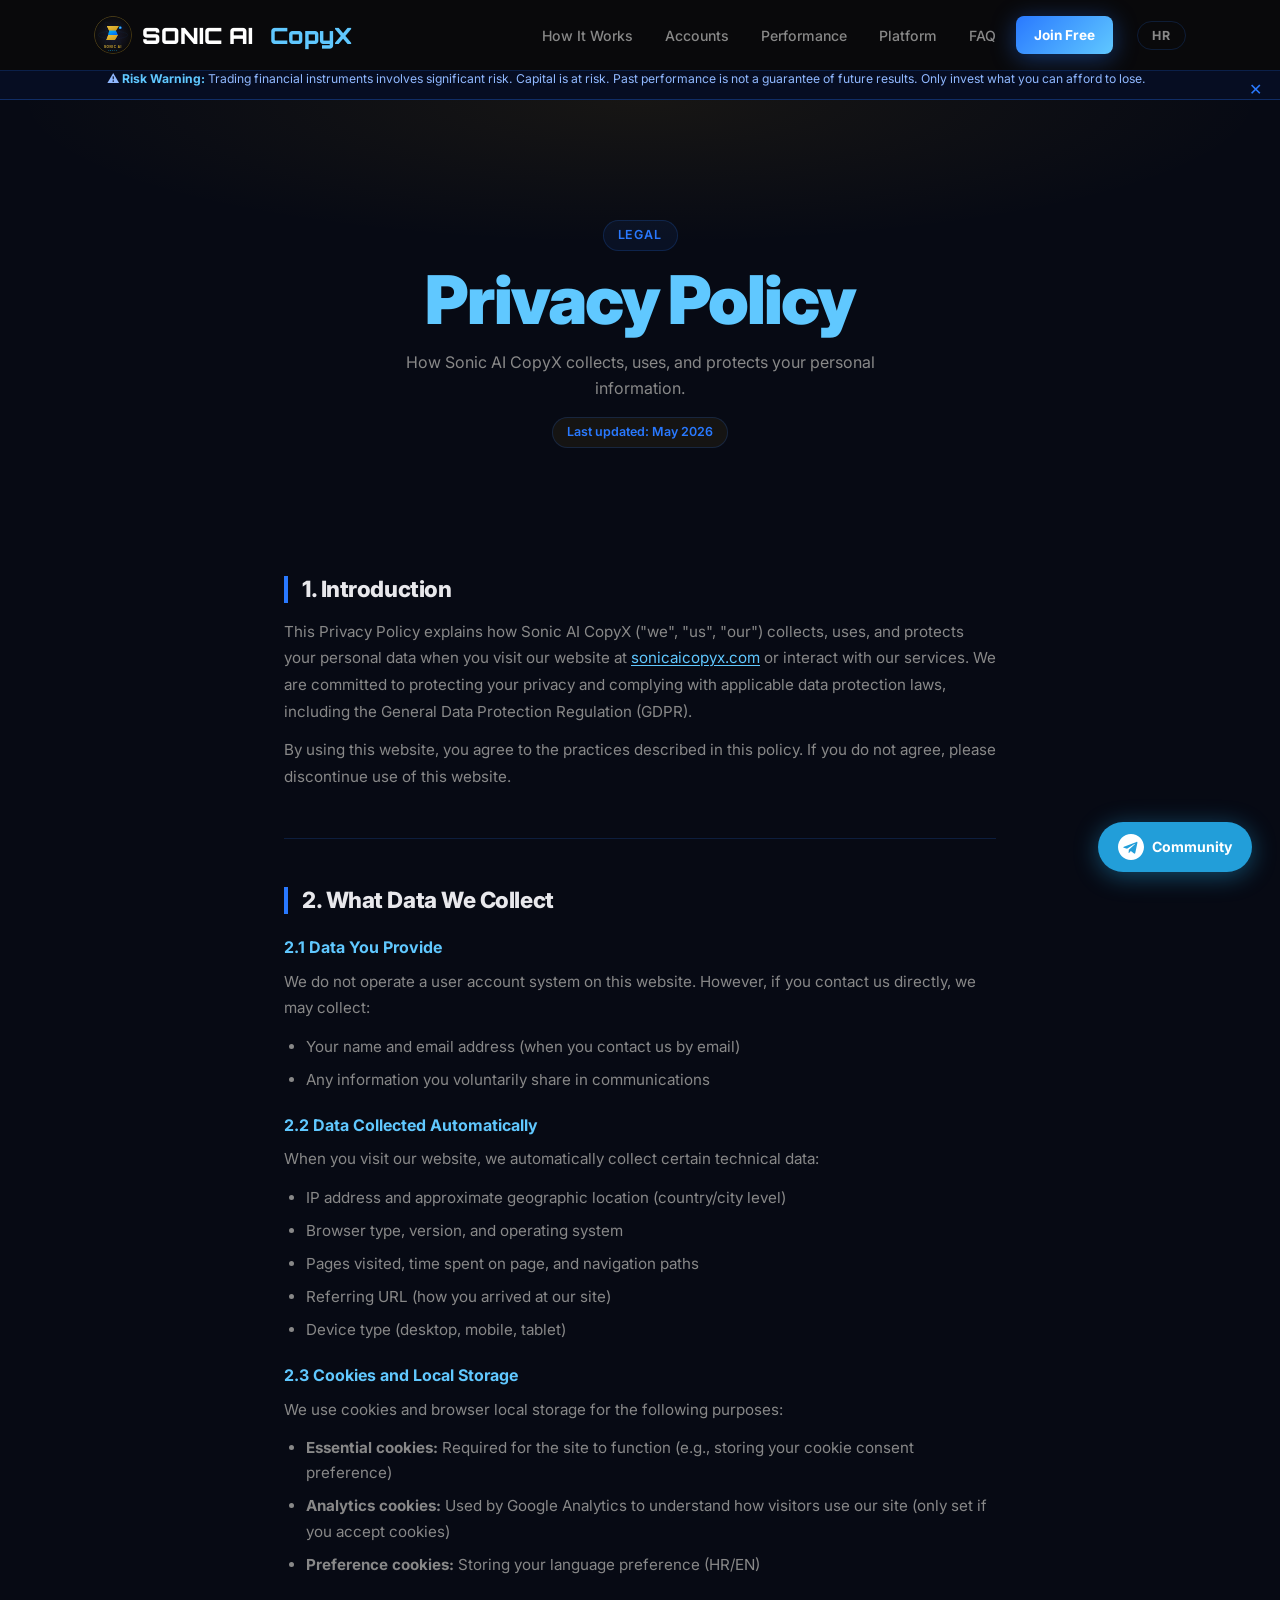
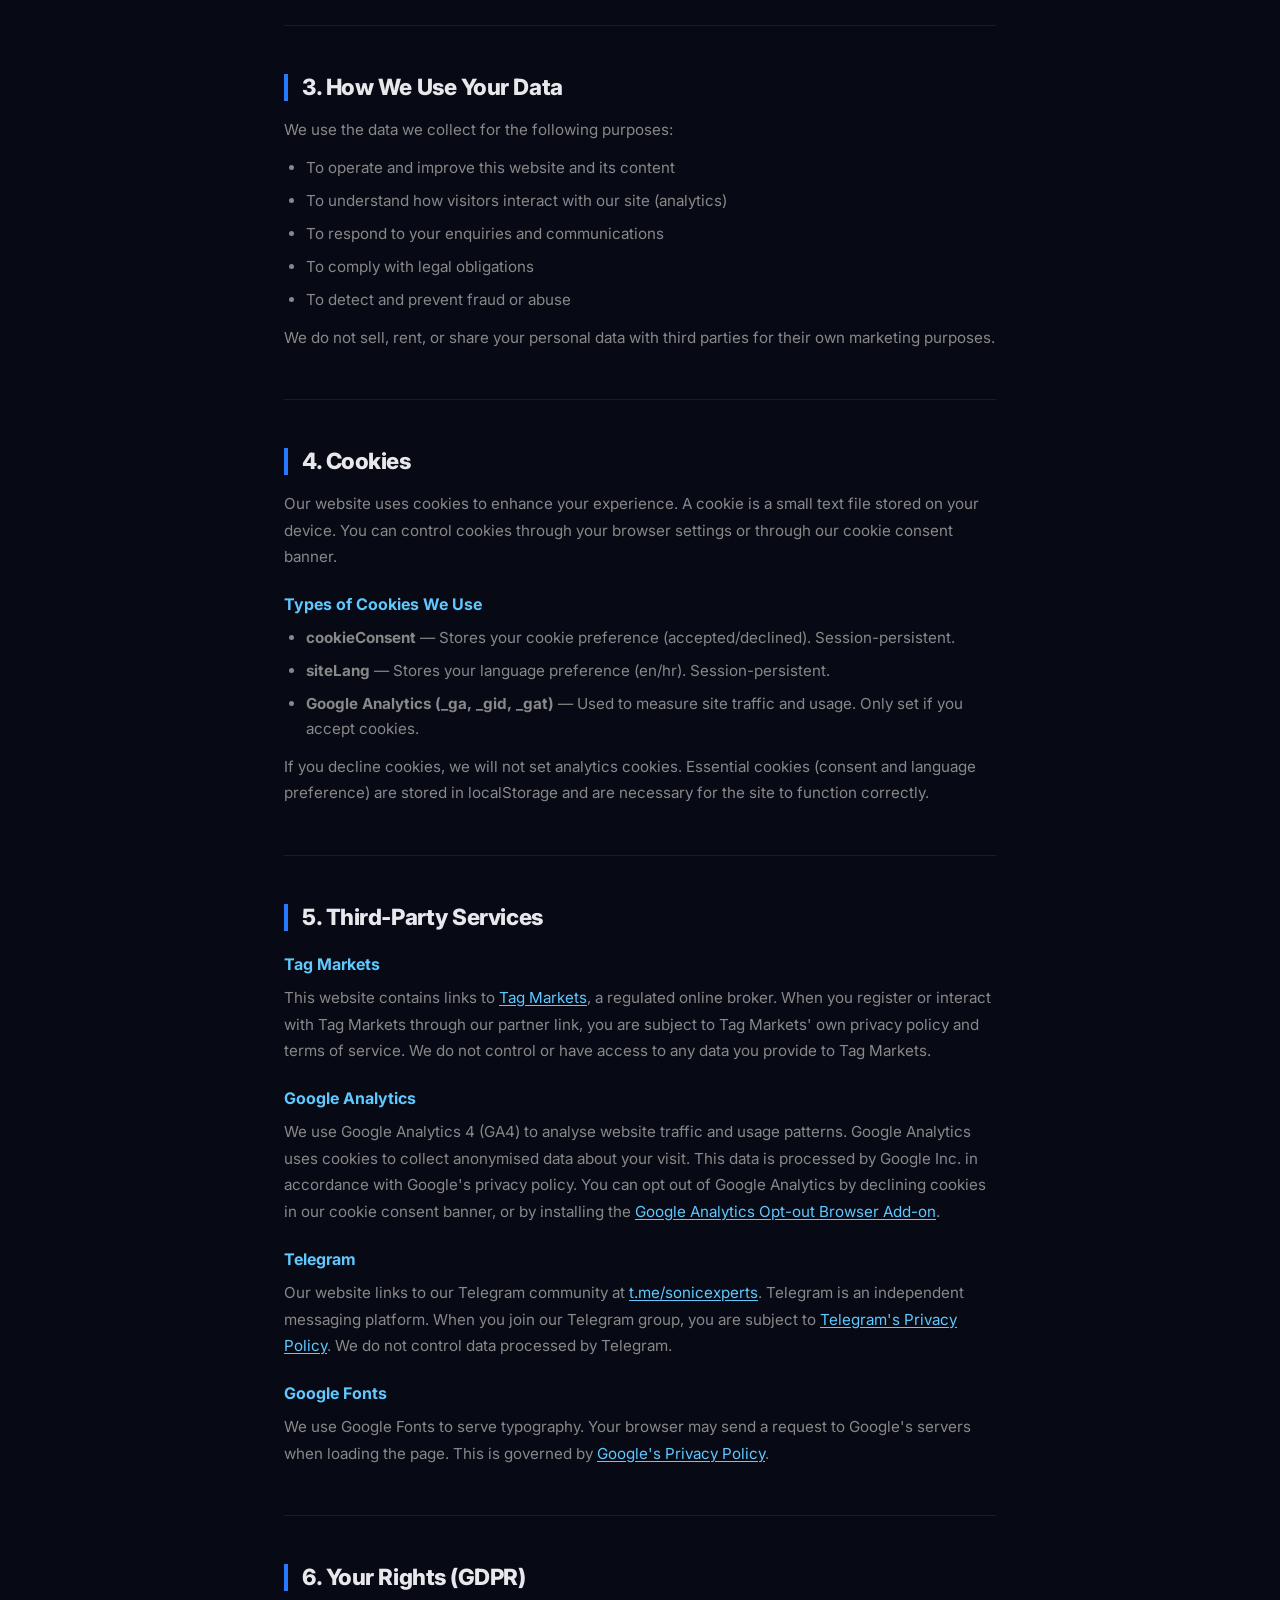
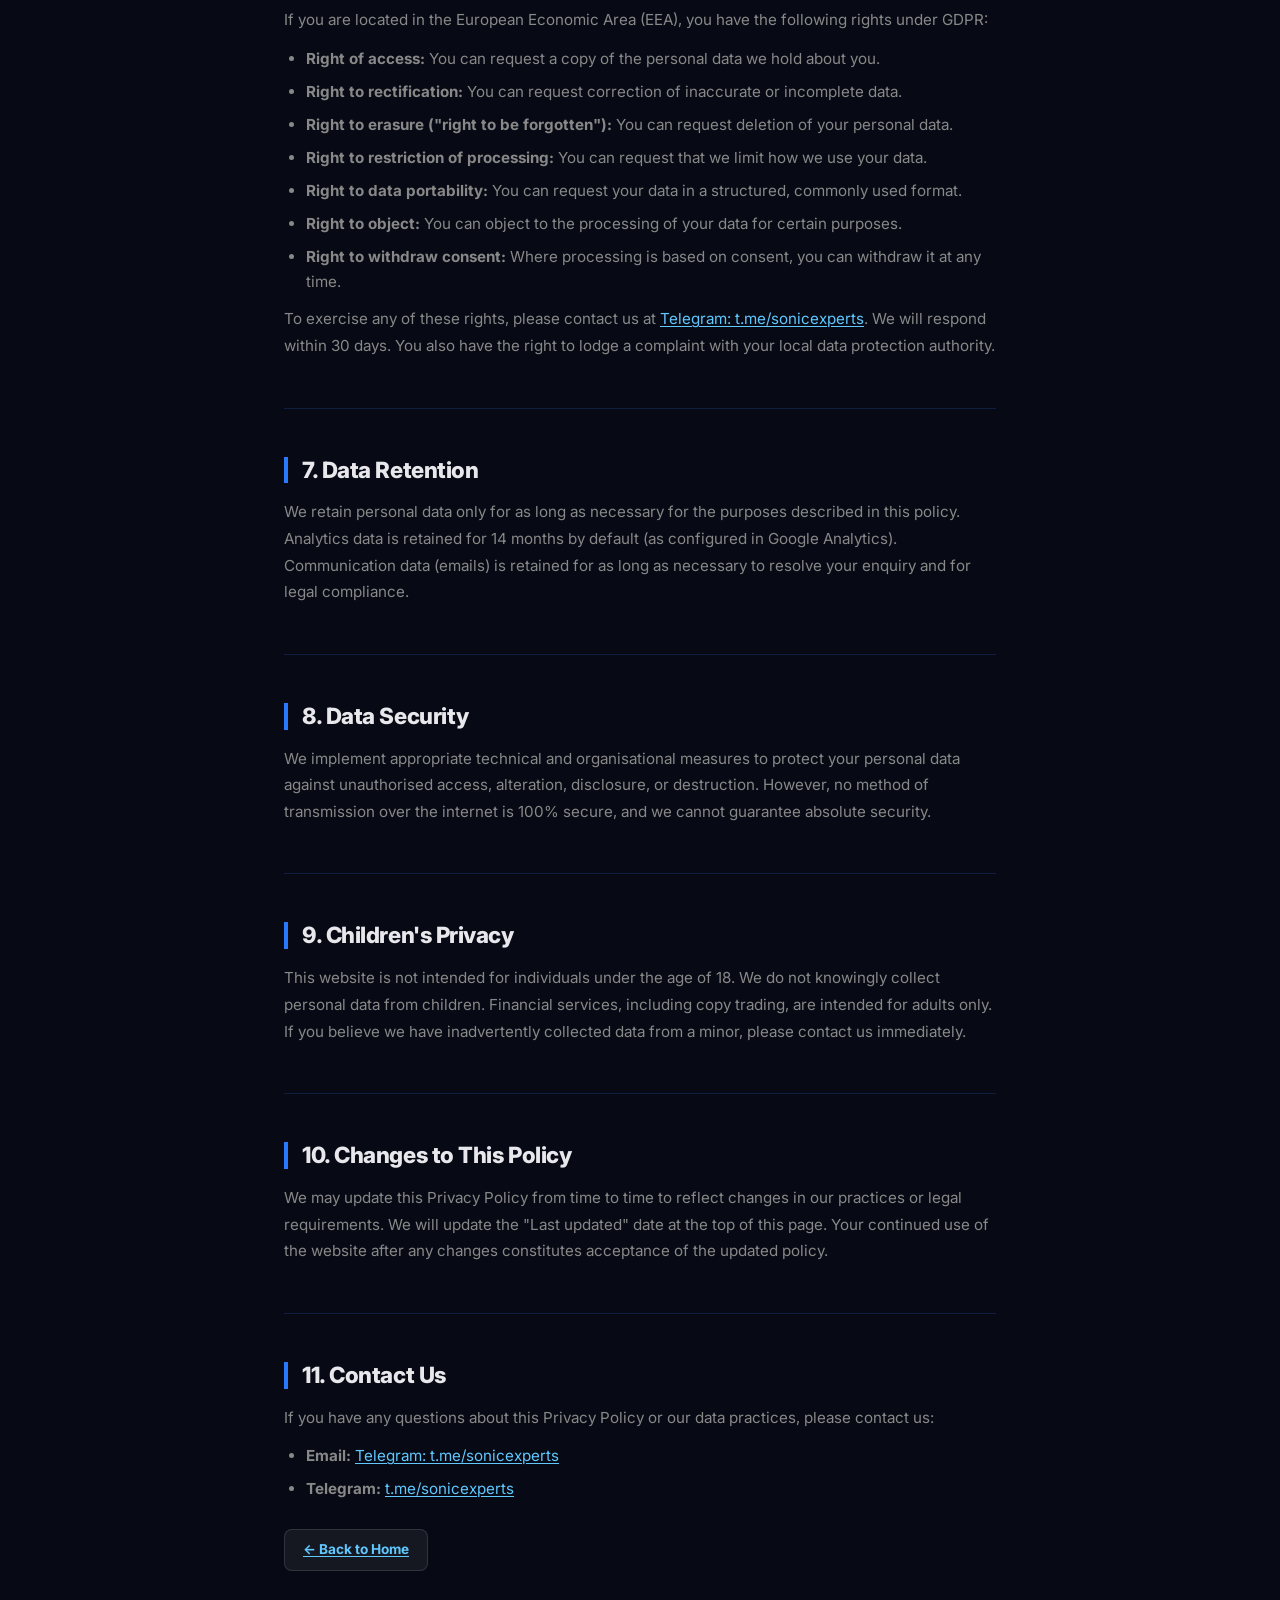
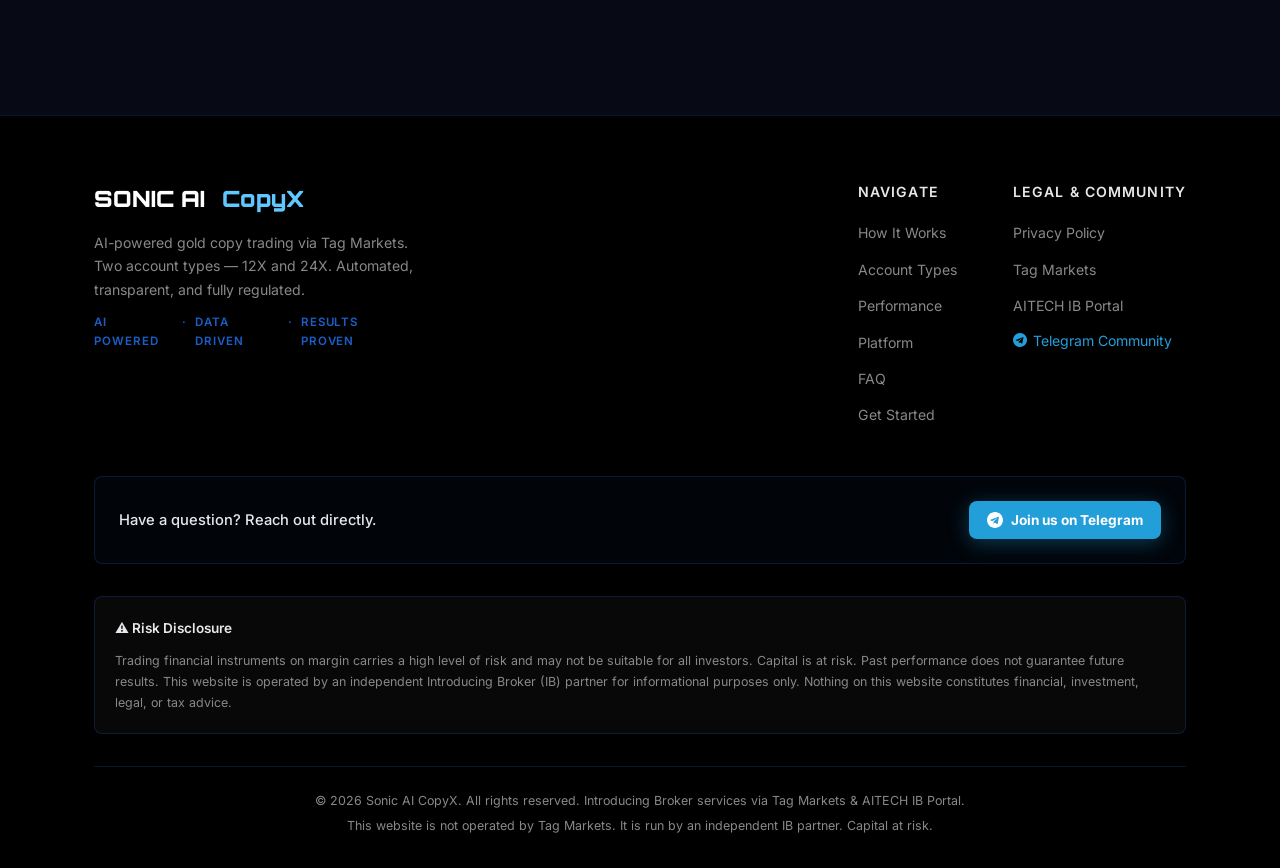
<file: privacy.html>
<!DOCTYPE html>
<html lang="en">
<head>
  <meta charset="UTF-8" />
  <meta name="viewport" content="width=device-width, initial-scale=1.0" />
  <meta name="description" content="Sonic AI CopyX Privacy Policy — how we collect, use, and protect your data." />
  <meta name="robots" content="index, follow" />
  <link rel="canonical" href="https://sonicaicopyx.com/privacy.html" />
  <link rel="icon" href="assets/logo.svg" type="image/svg+xml" />

  <!-- Open Graph -->
  <meta property="og:title" content="Privacy Policy | Sonic AI CopyX" />
  <meta property="og:description" content="Sonic AI CopyX Privacy Policy — how we collect, use, and protect your data." />
  <meta property="og:type" content="website" />
  <meta property="og:url" content="https://sonicaicopyx.com/privacy.html" />

  <!-- GA4 -->
  <!-- Replace with your GA4 ID -->
  <script async src="https://www.googletagmanager.com/gtag/js?id=G-XXXXXXXXXX"></script>
  <script>
    window.dataLayer = window.dataLayer || [];
    function gtag(){dataLayer.push(arguments);}
    gtag('js', new Date());
    gtag('config', 'G-XXXXXXXXXX');
  </script>

  <title>Privacy Policy | Sonic AI CopyX</title>
  <link rel="preconnect" href="https://fonts.googleapis.com" />
  <link rel="preconnect" href="https://fonts.gstatic.com" crossorigin />
  <link href="https://fonts.googleapis.com/css2?family=Inter:wght@300;400;500;600;700;800;900&family=Orbitron:wght@700;900&display=swap" rel="stylesheet" />
  <link rel="stylesheet" href="style.css" />
  <style>
    .privacy-hero {
      padding: 120px 0 64px;
      background: radial-gradient(ellipse 70% 50% at 50% 0%, rgba(212,160,23,.08) 0%, transparent 70%), var(--black);
      text-align: center;
    }
    .privacy-hero h1 { margin-bottom: 12px; }
    .privacy-hero p  { font-size: 1rem; max-width: 520px; margin: 0 auto; }
    .privacy-updated {
      display: inline-block;
      margin-top: 16px;
      padding: 4px 14px;
      border: 1px solid var(--border);
      border-radius: 99px;
      font-size: .78rem;
      font-weight: 600;
      color: var(--gold);
      background: rgba(212,160,23,.07);
    }
    .privacy-body {
      max-width: 760px;
      margin: 0 auto;
      padding: 64px 24px 96px;
    }
    .privacy-section {
      margin-bottom: 48px;
    }
    .privacy-section h2 {
      font-size: 1.4rem;
      margin-bottom: 16px;
      color: var(--text);
      border-left: 4px solid var(--gold);
      padding-left: 14px;
    }
    .privacy-section h3 {
      font-size: 1rem;
      margin: 20px 0 8px;
      color: var(--gold-light);
    }
    .privacy-section p {
      font-size: .95rem;
      line-height: 1.75;
      margin-bottom: 12px;
      color: var(--muted);
    }
    .privacy-section ul {
      list-style: disc;
      padding-left: 22px;
      display: flex;
      flex-direction: column;
      gap: 8px;
      margin-bottom: 12px;
    }
    .privacy-section ul li {
      font-size: .95rem;
      color: var(--muted);
      line-height: 1.65;
    }
    .privacy-section a { color: var(--gold-light); text-decoration: underline; text-underline-offset: 2px; }
    .privacy-section a:hover { color: var(--gold); }
    .privacy-divider {
      height: 1px;
      background: var(--border);
      margin-bottom: 48px;
    }
  </style>
</head>
<body>

  <!-- ─── RISK BANNER ─── -->
  <div class="risk-banner">
    ⚠️ <strong>Risk Warning:</strong> Trading financial instruments involves significant risk. Capital is at risk. Past performance is not a guarantee of future results. Only invest what you can afford to lose.
    <button class="risk-banner__close" id="closeBanner" aria-label="Close">✕</button>
  </div>

  <!-- ─── NAV ─── -->
  <nav class="nav" id="nav">
    <div class="nav__inner container">
      <a href="index.html#hero" class="nav__logo">
        <img src="assets/logo.svg" alt="Sonic AI CopyX Logo" class="site-logo-img" />
        <span class="logo-sonic">SONIC AI</span><span class="logo-ai">&nbsp;CopyX</span>
      </a>
      <button class="nav__burger" id="burger" aria-label="Toggle menu">
        <span></span><span></span><span></span>
      </button>
      <ul class="nav__links" id="navLinks">
        <li><a href="index.html#how-it-works">How It Works</a></li>
        <li><a href="index.html#accounts">Accounts</a></li>
        <li><a href="index.html#performance">Performance</a></li>
        <li><a href="index.html#platform">Platform</a></li>
        <li><a href="index.html#faq">FAQ</a></li>
        <li><a href="index.html#get-started" class="btn btn--gold btn--sm">Join Free</a></li>
      </ul>
      <button class="lang-btn" id="langToggle">HR / EN</button>
    </div>
  </nav>

  <!-- ─── PRIVACY HERO ─── -->
  <div class="privacy-hero">
    <div class="container">
      <span class="section__tag">Legal</span>
      <h1 class="gold-text" style="margin-top:12px;">Privacy Policy</h1>
      <p>How Sonic AI CopyX collects, uses, and protects your personal information.</p>
      <span class="privacy-updated">Last updated: May 2026</span>
    </div>
  </div>

  <!-- ─── PRIVACY CONTENT ─── -->
  <div class="privacy-body">

    <div class="privacy-section">
      <h2>1. Introduction</h2>
      <p>
        This Privacy Policy explains how Sonic AI CopyX ("we", "us", "our") collects, uses, and protects your personal data
        when you visit our website at <a href="https://sonicaicopyx.com">sonicaicopyx.com</a> or interact with our services.
        We are committed to protecting your privacy and complying with applicable data protection laws,
        including the General Data Protection Regulation (GDPR).
      </p>
      <p>
        By using this website, you agree to the practices described in this policy.
        If you do not agree, please discontinue use of this website.
      </p>
    </div>

    <div class="privacy-divider"></div>

    <div class="privacy-section">
      <h2>2. What Data We Collect</h2>
      <h3>2.1 Data You Provide</h3>
      <p>We do not operate a user account system on this website. However, if you contact us directly, we may collect:</p>
      <ul>
        <li>Your name and email address (when you contact us by email)</li>
        <li>Any information you voluntarily share in communications</li>
      </ul>

      <h3>2.2 Data Collected Automatically</h3>
      <p>When you visit our website, we automatically collect certain technical data:</p>
      <ul>
        <li>IP address and approximate geographic location (country/city level)</li>
        <li>Browser type, version, and operating system</li>
        <li>Pages visited, time spent on page, and navigation paths</li>
        <li>Referring URL (how you arrived at our site)</li>
        <li>Device type (desktop, mobile, tablet)</li>
      </ul>

      <h3>2.3 Cookies and Local Storage</h3>
      <p>We use cookies and browser local storage for the following purposes:</p>
      <ul>
        <li><strong>Essential cookies:</strong> Required for the site to function (e.g., storing your cookie consent preference)</li>
        <li><strong>Analytics cookies:</strong> Used by Google Analytics to understand how visitors use our site (only set if you accept cookies)</li>
        <li><strong>Preference cookies:</strong> Storing your language preference (HR/EN)</li>
      </ul>
    </div>

    <div class="privacy-divider"></div>

    <div class="privacy-section">
      <h2>3. How We Use Your Data</h2>
      <p>We use the data we collect for the following purposes:</p>
      <ul>
        <li>To operate and improve this website and its content</li>
        <li>To understand how visitors interact with our site (analytics)</li>
        <li>To respond to your enquiries and communications</li>
        <li>To comply with legal obligations</li>
        <li>To detect and prevent fraud or abuse</li>
      </ul>
      <p>
        We do not sell, rent, or share your personal data with third parties for their own marketing purposes.
      </p>
    </div>

    <div class="privacy-divider"></div>

    <div class="privacy-section">
      <h2>4. Cookies</h2>
      <p>
        Our website uses cookies to enhance your experience. A cookie is a small text file stored on your device.
        You can control cookies through your browser settings or through our cookie consent banner.
      </p>
      <h3>Types of Cookies We Use</h3>
      <ul>
        <li><strong>cookieConsent</strong> — Stores your cookie preference (accepted/declined). Session-persistent.</li>
        <li><strong>siteLang</strong> — Stores your language preference (en/hr). Session-persistent.</li>
        <li><strong>Google Analytics (_ga, _gid, _gat)</strong> — Used to measure site traffic and usage. Only set if you accept cookies.</li>
      </ul>
      <p>
        If you decline cookies, we will not set analytics cookies. Essential cookies (consent and language preference)
        are stored in localStorage and are necessary for the site to function correctly.
      </p>
    </div>

    <div class="privacy-divider"></div>

    <div class="privacy-section">
      <h2>5. Third-Party Services</h2>
      <h3>Tag Markets</h3>
      <p>
        This website contains links to <a href="https://portal.tagmarkets.com" target="_blank" rel="noopener noreferrer">Tag Markets</a>,
        a regulated online broker. When you register or interact with Tag Markets through our partner link, you are subject to
        Tag Markets' own privacy policy and terms of service. We do not control or have access to any data you provide to Tag Markets.
      </p>

      <h3>Google Analytics</h3>
      <p>
        We use Google Analytics 4 (GA4) to analyse website traffic and usage patterns. Google Analytics uses cookies to
        collect anonymised data about your visit. This data is processed by Google Inc. in accordance with Google's privacy policy.
        You can opt out of Google Analytics by declining cookies in our cookie consent banner, or by installing the
        <a href="https://tools.google.com/dlpage/gaoptout" target="_blank" rel="noopener noreferrer">Google Analytics Opt-out Browser Add-on</a>.
      </p>

      <h3>Telegram</h3>
      <p>
        Our website links to our Telegram community at
        <a href="https://t.me/sonicexperts" target="_blank" rel="noopener noreferrer">t.me/sonicexperts</a>.
        Telegram is an independent messaging platform. When you join our Telegram group, you are subject to
        <a href="https://telegram.org/privacy" target="_blank" rel="noopener noreferrer">Telegram's Privacy Policy</a>.
        We do not control data processed by Telegram.
      </p>

      <h3>Google Fonts</h3>
      <p>
        We use Google Fonts to serve typography. Your browser may send a request to Google's servers when loading the page.
        This is governed by <a href="https://policies.google.com/privacy" target="_blank" rel="noopener noreferrer">Google's Privacy Policy</a>.
      </p>
    </div>

    <div class="privacy-divider"></div>

    <div class="privacy-section">
      <h2>6. Your Rights (GDPR)</h2>
      <p>If you are located in the European Economic Area (EEA), you have the following rights under GDPR:</p>
      <ul>
        <li><strong>Right of access:</strong> You can request a copy of the personal data we hold about you.</li>
        <li><strong>Right to rectification:</strong> You can request correction of inaccurate or incomplete data.</li>
        <li><strong>Right to erasure ("right to be forgotten"):</strong> You can request deletion of your personal data.</li>
        <li><strong>Right to restriction of processing:</strong> You can request that we limit how we use your data.</li>
        <li><strong>Right to data portability:</strong> You can request your data in a structured, commonly used format.</li>
        <li><strong>Right to object:</strong> You can object to the processing of your data for certain purposes.</li>
        <li><strong>Right to withdraw consent:</strong> Where processing is based on consent, you can withdraw it at any time.</li>
      </ul>
      <p>
        To exercise any of these rights, please contact us at <a href="https://t.me/sonicexperts" target="_blank" rel="noopener noreferrer">Telegram: t.me/sonicexperts</a>.
        We will respond within 30 days. You also have the right to lodge a complaint with your local data protection authority.
      </p>
    </div>

    <div class="privacy-divider"></div>

    <div class="privacy-section">
      <h2>7. Data Retention</h2>
      <p>
        We retain personal data only for as long as necessary for the purposes described in this policy.
        Analytics data is retained for 14 months by default (as configured in Google Analytics).
        Communication data (emails) is retained for as long as necessary to resolve your enquiry and for legal compliance.
      </p>
    </div>

    <div class="privacy-divider"></div>

    <div class="privacy-section">
      <h2>8. Data Security</h2>
      <p>
        We implement appropriate technical and organisational measures to protect your personal data against
        unauthorised access, alteration, disclosure, or destruction. However, no method of transmission over
        the internet is 100% secure, and we cannot guarantee absolute security.
      </p>
    </div>

    <div class="privacy-divider"></div>

    <div class="privacy-section">
      <h2>9. Children's Privacy</h2>
      <p>
        This website is not intended for individuals under the age of 18. We do not knowingly collect personal data
        from children. Financial services, including copy trading, are intended for adults only.
        If you believe we have inadvertently collected data from a minor, please contact us immediately.
      </p>
    </div>

    <div class="privacy-divider"></div>

    <div class="privacy-section">
      <h2>10. Changes to This Policy</h2>
      <p>
        We may update this Privacy Policy from time to time to reflect changes in our practices or legal requirements.
        We will update the "Last updated" date at the top of this page. Your continued use of the website after
        any changes constitutes acceptance of the updated policy.
      </p>
    </div>

    <div class="privacy-divider"></div>

    <div class="privacy-section">
      <h2>11. Contact Us</h2>
      <p>If you have any questions about this Privacy Policy or our data practices, please contact us:</p>
      <ul>
        <li><strong>Email:</strong> <a href="https://t.me/sonicexperts" target="_blank" rel="noopener noreferrer">Telegram: t.me/sonicexperts</a></li>
        <li><strong>Telegram:</strong> <a href="https://t.me/sonicexperts" target="_blank" rel="noopener noreferrer">t.me/sonicexperts</a></li>
      </ul>
      <p>
        <a href="index.html" class="btn btn--ghost btn--sm" style="margin-top:16px;display:inline-flex;">← Back to Home</a>
      </p>
    </div>

  </div>

  <!-- ─── FOOTER ─── -->
  <footer class="footer">
    <div class="container">
      <div class="footer__top">
        <div class="footer__brand">
          <a href="index.html#hero" class="nav__logo" style="margin-bottom:14px;display:inline-flex;">
            <span class="logo-sonic">SONIC AI</span><span class="logo-ai">&nbsp;CopyX</span>
          </a>
          <p>AI-powered gold copy trading via Tag Markets. Two account types — 12X and 24X. Automated, transparent, and fully regulated.</p>
          <div class="footer__tagline">
            <span>AI Powered</span>
            <span>·</span>
            <span>Data Driven</span>
            <span>·</span>
            <span>Results Proven</span>
          </div>
        </div>
        <div class="footer__links">
          <div class="footer__col">
            <h4>Navigate</h4>
            <ul>
              <li><a href="index.html#how-it-works">How It Works</a></li>
              <li><a href="index.html#accounts">Account Types</a></li>
              <li><a href="index.html#performance">Performance</a></li>
              <li><a href="index.html#platform">Platform</a></li>
              <li><a href="index.html#faq">FAQ</a></li>
              <li><a href="index.html#get-started">Get Started</a></li>
            </ul>
          </div>
          <div class="footer__col">
            <h4>Legal &amp; Community</h4>
            <ul>
              <li><a href="privacy.html">Privacy Policy</a></li>
              <li><a href="https://portal.tagmarkets.com" target="_blank" rel="noopener noreferrer">Tag Markets</a></li>
              <li><a href="https://aitech.ibportal.io" target="_blank" rel="noopener noreferrer">AITECH IB Portal</a></li>
              <li>
                <a href="https://t.me/sonicexperts" target="_blank" rel="noopener noreferrer" class="footer__tg-link">
                  <svg xmlns="http://www.w3.org/2000/svg" width="14" height="14" viewBox="0 0 24 24" fill="currentColor"><path d="M12 0C5.373 0 0 5.373 0 12s5.373 12 12 12 12-5.373 12-12S18.627 0 12 0zm5.894 8.221-1.97 9.28c-.145.658-.537.818-1.084.508l-3-2.21-1.447 1.394c-.16.16-.295.295-.605.295l.213-3.053 5.56-5.023c.242-.213-.054-.333-.373-.12l-6.871 4.326-2.962-.924c-.643-.204-.657-.643.136-.953l11.57-4.461c.537-.194 1.006.131.833.941z"/></svg>
                  Telegram Community
                </a>
              </li>
            </ul>
          </div>
        </div>
      </div>

      <!-- Contact -->
      <div class="footer__contact">
        <p class="footer__contact-heading">Have a question? Reach out directly.</p>
        <div class="footer__contact-btns">
          <a href="https://t.me/sonicexperts" target="_blank" rel="noopener noreferrer" class="btn btn--tg btn--sm">
            <svg xmlns="http://www.w3.org/2000/svg" width="16" height="16" viewBox="0 0 24 24" fill="currentColor"><path d="M12 0C5.373 0 0 5.373 0 12s5.373 12 12 12 12-5.373 12-12S18.627 0 12 0zm5.894 8.221-1.97 9.28c-.145.658-.537.818-1.084.508l-3-2.21-1.447 1.394c-.16.16-.295.295-.605.295l.213-3.053 5.56-5.023c.242-.213-.054-.333-.373-.12l-6.871 4.326-2.962-.924c-.643-.204-.657-.643.136-.953l11.57-4.461c.537-.194 1.006.131.833.941z"/></svg>
            Join us on Telegram
          </a>
        </div>
      </div>

      <div class="footer__disclaimer">
        <h4>⚠️ Risk Disclosure</h4>
        <p>
          Trading financial instruments on margin carries a high level of risk and may not be suitable for all investors.
          Capital is at risk. Past performance does not guarantee future results.
          This website is operated by an independent Introducing Broker (IB) partner for informational purposes only.
          Nothing on this website constitutes financial, investment, legal, or tax advice.
        </p>
      </div>

      <div class="footer__bottom">
        <p>© 2026 Sonic AI CopyX. All rights reserved. Introducing Broker services via Tag Markets &amp; AITECH IB Portal.</p>
        <p>This website is not operated by Tag Markets. It is run by an independent IB partner. Capital at risk.</p>
      </div>
    </div>
  </footer>

  <!-- ─── FLOATING TELEGRAM BUTTON ─── -->
  <a href="https://t.me/sonicexperts" target="_blank" rel="noopener noreferrer"
     class="tg-float" aria-label="Join our Telegram community" title="Join Telegram Community">
    <svg xmlns="http://www.w3.org/2000/svg" width="26" height="26" viewBox="0 0 24 24" fill="currentColor"><path d="M12 0C5.373 0 0 5.373 0 12s5.373 12 12 12 12-5.373 12-12S18.627 0 12 0zm5.894 8.221-1.97 9.28c-.145.658-.537.818-1.084.508l-3-2.21-1.447 1.394c-.16.16-.295.295-.605.295l.213-3.053 5.56-5.023c.242-.213-.054-.333-.373-.12l-6.871 4.326-2.962-.924c-.643-.204-.657-.643.136-.953l11.57-4.461c.537-.194 1.006.131.833.941z"/></svg>
    <span class="tg-float__label">Community</span>
  </a>

  <script>
    // Minimal JS for privacy page nav
    const closeBanner = document.getElementById('closeBanner');
    if (closeBanner) {
      closeBanner.addEventListener('click', () => {
        const banner = closeBanner.closest('.risk-banner');
        if (banner) banner.style.display = 'none';
      });
    }
    const navEl = document.getElementById('nav');
    window.addEventListener('scroll', () => {
      navEl.classList.toggle('scrolled', window.scrollY > 40);
    }, { passive: true });
    const burger   = document.getElementById('burger');
    const navLinks = document.getElementById('navLinks');
    burger.addEventListener('click', () => {
      const open = navLinks.classList.toggle('open');
      burger.setAttribute('aria-expanded', open);
    });
    const langBtn = document.getElementById('langToggle');
    if (langBtn) {
      const saved = localStorage.getItem('siteLang');
      if (saved === 'hr') { document.body.classList.add('lang-hr'); langBtn.textContent = 'EN'; }
      else { langBtn.textContent = 'HR'; }
      langBtn.addEventListener('click', () => {
        const isHr = document.body.classList.toggle('lang-hr');
        langBtn.textContent = isHr ? 'EN' : 'HR';
        localStorage.setItem('siteLang', isHr ? 'hr' : 'en');
      });
    }
  </script>
</body>
</html>
</file>
<file: style.css>
/* ─── RISK BANNER ─── */
.risk-banner {
  position: relative;
  z-index: 200;
  background: #060D22;
  border-bottom: 1px solid rgba(41,121,255,.3);
  padding: 70px 48px 12px 20px;
  font-size: .76rem;
  color: #90B8FF;
  line-height: 1.4;
  text-align: center;
}
.risk-banner strong { color: var(--gold-light); }
.risk-banner__close {
  position: absolute;
  right: 14px;
  top: 78px;
  background: none;
  border: none;
  color: var(--gold);
  cursor: pointer;
  font-size: 1rem;
  line-height: 1;
  padding: 4px;
}
@media (max-width: 600px) {
  .risk-banner { padding-top: 62px; }
  .risk-banner__close { top: 70px; }
}

/* ─── RESET & BASE ─── */
*, *::before, *::after { box-sizing: border-box; margin: 0; padding: 0; }

:root {
  --gold:       #2979FF;
  --gold-light: #60C8FF;
  --gold-dim:   #1A5FC8;
  --black:      #070A14;
  --dark:       #0D1020;
  --dark2:      #121828;
  --dark3:      #1A2035;
  --border:     rgba(41,121,255,.18);
  --text:       #E8E8EC;
  --muted:      #888;
  --white:      #fff;
  --radius:     14px;
  --radius-sm:  8px;
  --transition: .3s cubic-bezier(.4,0,.2,1);
}

html { scroll-behavior: smooth; }

body {
  font-family: 'Inter', sans-serif;
  background: var(--black);
  color: var(--text);
  line-height: 1.65;
  overflow-x: hidden;
  background-image: radial-gradient(ellipse 120% 60% at 50% -10%, rgba(80,30,200,.12) 0%, transparent 60%);
  background-attachment: fixed;
}

a { color: inherit; text-decoration: none; }
ul { list-style: none; }
img { max-width: 100%; display: block; }

/* ─── TYPOGRAPHY ─── */
h1 { font-size: clamp(2.4rem, 6vw, 4.2rem); font-weight: 900; line-height: 1.1; letter-spacing: -.03em; }
h2 { font-size: clamp(1.8rem, 4vw, 2.8rem); font-weight: 800; line-height: 1.2; letter-spacing: -.02em; }
h3 { font-size: 1.15rem; font-weight: 700; }
h4 { font-size: 1rem; font-weight: 600; }
p  { color: var(--muted); font-size: .97rem; }

.gold-text { color: var(--gold-light); }

/* ─── LAYOUT ─── */
.container { max-width: 1140px; margin: 0 auto; padding: 0 24px; }
.section    { padding: 96px 0; }
.section--dark { background: var(--dark); }

.section__header { text-align: center; margin-bottom: 56px; }
.section__header h2 { margin: 8px 0 16px; }
.section__header p  { max-width: 560px; margin: 0 auto; font-size: 1.05rem; }

.section__tag {
  display: inline-block;
  padding: 4px 14px;
  border: 1px solid var(--border);
  border-radius: 99px;
  font-size: .78rem;
  font-weight: 600;
  letter-spacing: .08em;
  text-transform: uppercase;
  color: var(--gold);
  background: rgba(41,121,255,.07);
}

/* ─── BUTTONS ─── */
.btn {
  display: inline-flex;
  align-items: center;
  gap: 8px;
  font-family: inherit;
  font-weight: 700;
  border-radius: var(--radius-sm);
  cursor: pointer;
  border: none;
  text-decoration: none;
  transition: var(--transition);
  white-space: nowrap;
}
.btn--gold {
  background: linear-gradient(135deg, var(--gold) 0%, var(--gold-light) 100%);
  color: #fff;
  box-shadow: 0 4px 24px rgba(41,121,255,.4);
}
.btn--gold:hover { filter: brightness(1.1); transform: translateY(-1px); box-shadow: 0 8px 32px rgba(41,121,255,.45); }
.btn--ghost {
  background: rgba(255,255,255,.06);
  color: var(--text);
  border: 1px solid rgba(255,255,255,.12);
}
.btn--ghost:hover { background: rgba(255,255,255,.1); }
.btn--outline {
  background: transparent;
  color: var(--gold-light);
  border: 1.5px solid var(--gold);
}
.btn--outline:hover { background: rgba(41,121,255,.1); }
.btn--lg   { padding: 14px 28px; font-size: 1rem; border-radius: 10px; }
.btn--sm   { padding: 8px 18px; font-size: .85rem; }
.btn--full { width: 100%; justify-content: center; padding: 13px; }

/* ─── NAV ─── */
.nav {
  position: fixed;
  top: 0; left: 0; right: 0;
  z-index: 250;
  padding: 16px 0;
  background: rgba(10,10,11,.97);
  backdrop-filter: blur(14px);
  box-shadow: 0 1px 0 var(--border);
  transition: background var(--transition), box-shadow var(--transition);
}
.nav.scrolled {
  background: rgba(10,10,11,.97);
  backdrop-filter: blur(14px);
  box-shadow: 0 1px 0 var(--border);
}
.nav__inner {
  display: flex;
  align-items: center;
  gap: 24px;
}
.nav__logo { display: flex; align-items: center; gap: 0; font-family: 'Orbitron', sans-serif; font-size: 1.4rem; font-weight: 900; }
.logo-sonic { color: var(--white); }
.logo-ai    { color: var(--gold-light); }

.nav__links {
  display: flex;
  align-items: center;
  gap: 8px;
  margin-left: auto;
}
.nav__links a:not(.btn) {
  padding: 8px 12px;
  font-size: .88rem;
  font-weight: 500;
  color: var(--muted);
  transition: color var(--transition);
}
.nav__links a:not(.btn):hover { color: var(--text); }

.nav__burger {
  display: none;
  flex-direction: column;
  gap: 5px;
  background: none;
  border: none;
  cursor: pointer;
  margin-left: auto;
  padding: 6px;
}
.nav__burger span {
  display: block;
  width: 24px;
  height: 2px;
  background: var(--text);
  border-radius: 2px;
  transition: var(--transition);
}

/* ─── LOGO ─── */
.site-logo-img {
  width: 38px;
  height: 38px;
  border-radius: 50%;
  display: block;
}
.nav__logo {
  display: flex;
  align-items: center;
  gap: 10px;
}

/* ─── HERO ─── */
.hero {
  position: relative;
  min-height: 100svh;
  display: flex;
  align-items: center;
  overflow: hidden;
  background: radial-gradient(ellipse 80% 60% at 50% 0%, rgba(100,40,220,.20) 0%, rgba(41,121,255,.08) 50%, transparent 70%), var(--black);
}

.hero__bg-grid {
  position: absolute;
  inset: 0;
  background-image:
    linear-gradient(rgba(41,121,255,.04) 1px, transparent 1px),
    linear-gradient(90deg, rgba(41,121,255,.04) 1px, transparent 1px);
  background-size: 60px 60px;
  mask-image: radial-gradient(ellipse 80% 80% at 50% 50%, black 20%, transparent 100%);
}

.hero__particles { position: absolute; inset: 0; pointer-events: none; }

.hero__inner {
  position: relative;
  z-index: 1;
  padding-top: 100px;
  padding-bottom: 80px;
  display: flex;
  flex-direction: column;
  align-items: center;
  text-align: center;
  gap: 24px;
}

.hero__badge {
  display: flex;
  align-items: center;
  gap: 8px;
  padding: 6px 16px;
  background: rgba(41,121,255,.1);
  border: 1px solid var(--border);
  border-radius: 99px;
  font-size: .8rem;
  font-weight: 600;
  color: var(--gold-light);
  letter-spacing: .05em;
}
.pulse-dot {
  width: 8px; height: 8px;
  border-radius: 50%;
  background: #22c55e;
  box-shadow: 0 0 0 0 rgba(34,197,94,.4);
  animation: pulse 2s infinite;
}
@keyframes pulse {
  0%   { box-shadow: 0 0 0 0 rgba(34,197,94,.4); }
  70%  { box-shadow: 0 0 0 8px rgba(34,197,94,0); }
  100% { box-shadow: 0 0 0 0 rgba(34,197,94,0); }
}

.hero__title { max-width: 800px; }

.hero__subtitle {
  max-width: 560px;
  font-size: 1.1rem;
  color: #aaa;
}
.hero__subtitle strong { color: var(--gold-light); font-weight: 600; }

.hero__cta { display: flex; gap: 12px; flex-wrap: wrap; justify-content: center; }

.hero__stats {
  display: flex;
  align-items: center;
  gap: 0;
  margin-top: 16px;
  padding: 20px 32px;
  background: rgba(255,255,255,.03);
  border: 1px solid var(--border);
  border-radius: var(--radius);
  flex-wrap: wrap;
  justify-content: center;
  gap: 0;
}
.stat { display: flex; flex-direction: column; align-items: center; padding: 0 28px; gap: 2px; }
.stat__value { font-family: 'Orbitron', sans-serif; font-size: 1.4rem; font-weight: 700; }
.stat__label { font-size: .72rem; color: var(--muted); text-transform: uppercase; letter-spacing: .08em; }
.stat__divider { width: 1px; height: 40px; background: var(--border); }

.hero__scroll-hint {
  position: absolute;
  bottom: 32px;
  left: 50%;
  transform: translateX(-50%);
  color: var(--muted);
  animation: bounce 2s infinite;
}
@keyframes bounce {
  0%, 100% { transform: translateX(-50%) translateY(0); }
  50%       { transform: translateX(-50%) translateY(8px); }
}

/* ─── HERO LIVE RESULTS ─── */
.hero__live-results {
  display: flex;
  flex-direction: column;
  align-items: center;
  gap: 12px;
  margin-top: 4px;
}
.live-label {
  display: flex;
  align-items: center;
  gap: 8px;
  font-size: .78rem;
  font-weight: 600;
  color: var(--muted);
  text-transform: uppercase;
  letter-spacing: .08em;
}
.live-cards {
  display: flex;
  gap: 12px;
}
.live-card {
  display: flex;
  flex-direction: column;
  align-items: center;
  gap: 4px;
  padding: 16px 28px;
  background: var(--dark2);
  border: 1px solid var(--border);
  border-radius: var(--radius);
  min-width: 120px;
}
.live-card--accent { border-color: var(--gold-dim); background: rgba(41,121,255,.06); }
.live-card__badge {
  font-family: 'Orbitron', sans-serif;
  font-size: .7rem;
  font-weight: 700;
  color: var(--muted);
  letter-spacing: .1em;
}
.live-card__value {
  font-family: 'Orbitron', sans-serif;
  font-size: 1.6rem;
  font-weight: 900;
  color: var(--gold-light);
}
.live-card__label { font-size: .72rem; color: var(--muted); text-transform: uppercase; letter-spacing: .06em; }
.live-disclaimer { font-size: .7rem; color: var(--muted); text-align: center; max-width: 380px; }

/* ─── ACCOUNT CARDS ─── */
.accounts-grid {
  display: grid;
  grid-template-columns: repeat(auto-fit, minmax(300px, 1fr));
  gap: 24px;
  margin-bottom: 24px;
}
.account-card {
  position: relative;
  background: var(--dark2);
  border: 1px solid var(--border);
  border-radius: var(--radius);
  padding: 36px 28px;
  display: flex;
  flex-direction: column;
  gap: 20px;
  transition: border-color var(--transition), transform var(--transition);
}
.account-card:hover { border-color: var(--gold-dim); transform: translateY(-4px); }
.account-card--featured {
  border-color: var(--gold);
  background: rgba(41,121,255,.04);
}
.account-card__popular {
  position: absolute;
  top: -14px;
  left: 50%;
  transform: translateX(-50%);
  background: linear-gradient(135deg, var(--gold), var(--gold-light));
  color: #fff;
  font-size: .72rem;
  font-weight: 800;
  letter-spacing: .1em;
  text-transform: uppercase;
  padding: 4px 16px;
  border-radius: 99px;
  white-space: nowrap;
}
.account-card__badge {
  width: 56px; height: 56px;
  border-radius: 50%;
  background: rgba(255,255,255,.05);
  border: 2px solid var(--border);
  display: flex;
  align-items: center;
  justify-content: center;
  font-family: 'Orbitron', sans-serif;
  font-size: .9rem;
  font-weight: 900;
  color: var(--muted);
}
.account-card__badge--accent { border-color: var(--gold); color: var(--gold-light); background: rgba(41,121,255,.1); }
.account-card h3 { color: var(--text); font-size: 1.3rem; margin: 0; }
.account-card__tagline { font-size: .82rem; color: var(--gold); font-weight: 600; margin: -12px 0; }
.account-card__stat {
  padding: 16px;
  background: rgba(41,121,255,.06);
  border: 1px solid var(--border);
  border-radius: var(--radius-sm);
  display: flex;
  flex-direction: column;
  align-items: center;
  gap: 4px;
}
.account-card__stat-value {
  font-family: 'Orbitron', sans-serif;
  font-size: 1.25rem;
  font-weight: 700;
  color: var(--gold-light);
}
.account-card__stat-label { font-size: .72rem; color: var(--muted); }
.account-card__features { display: flex; flex-direction: column; gap: 10px; flex: 1; }
.account-card__features li {
  display: flex;
  align-items: center;
  gap: 10px;
  font-size: .88rem;
  color: var(--text);
}
.account-card__features li svg { color: var(--gold-light); flex-shrink: 0; }
.accounts-disclaimer {
  text-align: center;
  font-size: .75rem;
  color: var(--muted);
  max-width: 700px;
  margin: 0 auto;
  line-height: 1.6;
}

/* ─── HERO MIN DEPOSIT LINE ─── */
.hero__min-deposit {
  display: flex;
  align-items: center;
  gap: 8px;
  flex-wrap: wrap;
  justify-content: center;
  font-size: .82rem;
  color: var(--muted);
  margin-top: -8px;
}
.hero__min-deposit strong { color: var(--gold-light); }
.hero__min-deposit svg   { color: #4ade80; }

/* ─── ACCOUNT CARD MIN DEPOSIT ─── */
.account-card__min {
  display: flex;
  align-items: center;
  justify-content: space-between;
  padding: 10px 14px;
  background: rgba(41,121,255,.07);
  border: 1px solid var(--border);
  border-radius: var(--radius-sm);
}
.account-card__min-label { font-size: .78rem; color: var(--muted); }
.account-card__min-value {
  font-family: 'Orbitron', sans-serif;
  font-size: 1rem;
  font-weight: 700;
  color: var(--gold-light);
}

/* ─── SOCIAL PROOF BAR ─── */
.social-proof-bar {
  background: linear-gradient(90deg, rgba(100,40,220,.08) 0%, rgba(41,121,255,.14) 50%, rgba(100,40,220,.08) 100%);
  border-top: 1px solid var(--border);
  border-bottom: 1px solid var(--border);
  padding: 24px 0;
}
.social-proof-bar__inner {
  display: flex;
  align-items: center;
  justify-content: center;
  gap: 0;
  flex-wrap: wrap;
}
.social-proof-item {
  display: flex;
  flex-direction: column;
  align-items: center;
  gap: 4px;
  padding: 0 40px;
  text-align: center;
}
.social-proof-num {
  font-family: 'Orbitron', sans-serif;
  font-size: 1.8rem;
  font-weight: 900;
  color: var(--gold-light);
  line-height: 1;
}
.social-proof-label { font-size: .82rem; color: var(--muted); max-width: 200px; }
.social-proof-divider { width: 1px; height: 48px; background: var(--border); }

/* ─── COMPOUND GROWTH SECTION ─── */
.compound-wrap {
  display: grid;
  grid-template-columns: 1fr 1fr;
  gap: 48px;
  align-items: start;
}
.compound-text { display: flex; flex-direction: column; gap: 28px; }
.compound-point { display: flex; gap: 16px; align-items: flex-start; }
.compound-point__icon { font-size: 1.6rem; flex-shrink: 0; }
.compound-point h4 { color: var(--text); margin-bottom: 6px; }
.compound-point p  { font-size: .9rem; line-height: 1.65; }

.compound-table-wrap {
  background: var(--dark2);
  border: 1px solid var(--border);
  border-radius: var(--radius);
  overflow: hidden;
}
.compound-table-header {
  padding: 16px 20px;
  background: rgba(41,121,255,.07);
  border-bottom: 1px solid var(--border);
  display: flex;
  flex-direction: column;
  gap: 4px;
}
.compound-table-header span { font-size: .88rem; font-weight: 700; color: var(--text); }
.compound-table-note { font-size: .72rem !important; color: var(--muted) !important; font-weight: 400 !important; }

.compound-table {
  width: 100%;
  border-collapse: collapse;
  font-size: .88rem;
}
.compound-table th {
  padding: 12px 16px;
  text-align: left;
  font-size: .72rem;
  font-weight: 700;
  letter-spacing: .08em;
  text-transform: uppercase;
  color: var(--muted);
  border-bottom: 1px solid var(--border);
}
.compound-table td {
  padding: 11px 16px;
  border-bottom: 1px solid rgba(255,255,255,.04);
  color: var(--text);
}
.compound-table tr:last-child td { border-bottom: none; }
.compound-table__highlight { background: rgba(41,121,255,.06); }
.compound-table__highlight td { font-weight: 700; }
.green  { color: #4ade80; font-weight: 600; }
.bold   { font-weight: 800; }

.compound-table__disclaimer {
  padding: 12px 16px;
  font-size: .7rem;
  color: var(--muted);
  line-height: 1.5;
  border-top: 1px solid var(--border);
}

@media (max-width: 900px) {
  .compound-wrap { grid-template-columns: 1fr; }
  .social-proof-divider { display: none; }
  .social-proof-item { padding: 12px 20px; }
}

/* ─── PERFORMANCE CARDS ─── */
.perf-grid {
  display: grid;
  grid-template-columns: repeat(auto-fit, minmax(280px, 1fr));
  gap: 20px;
  margin-bottom: 24px;
}
.perf-card {
  background: var(--dark2);
  border: 1px solid var(--border);
  border-radius: var(--radius);
  padding: 28px;
  display: flex;
  flex-direction: column;
  gap: 16px;
}
.perf-card--highlight {
  border-color: var(--gold-dim);
  background: rgba(41,121,255,.04);
}
.perf-card__week {
  font-size: .78rem;
  font-weight: 700;
  letter-spacing: .1em;
  text-transform: uppercase;
  color: var(--gold);
}
.perf-card__results { display: flex; gap: 16px; }
.perf-result {
  flex: 1;
  display: flex;
  flex-direction: column;
  align-items: center;
  gap: 6px;
  padding: 14px;
  background: rgba(255,255,255,.03);
  border: 1px solid var(--border);
  border-radius: var(--radius-sm);
}
.perf-result__badge {
  font-family: 'Orbitron', sans-serif;
  font-size: .68rem;
  font-weight: 700;
  letter-spacing: .1em;
  color: var(--muted);
}
.perf-result__badge--accent { color: var(--gold-light); }
.perf-result__value {
  font-family: 'Orbitron', sans-serif;
  font-size: 1.4rem;
  font-weight: 900;
  color: #4ade80;
}
.perf-card__note {
  display: flex;
  align-items: center;
  gap: 8px;
  font-size: .82rem;
  color: #4ade80;
  font-weight: 600;
}
.perf-quote {
  font-size: .95rem;
  font-style: italic;
  color: var(--text);
  line-height: 1.6;
  border-left: 3px solid var(--gold);
  padding-left: 16px;
}
.perf-quote__attr { font-size: .78rem; color: var(--gold); font-weight: 600; }
.perf-disclaimer {
  display: flex;
  align-items: flex-start;
  gap: 10px;
  padding: 16px 20px;
  background: rgba(41,121,255,.06);
  border: 1px solid rgba(41,121,255,.2);
  border-radius: var(--radius-sm);
  color: #90B8FF;
}
.perf-disclaimer svg { flex-shrink: 0; margin-top: 2px; }
.perf-disclaimer p { font-size: .82rem; color: #90B8FF; line-height: 1.6; margin: 0; }
.perf-disclaimer strong { color: var(--gold-light); }

/* ─── FOOTER TAGLINE ─── */
.footer__tagline {
  display: flex;
  gap: 8px;
  margin-top: 12px;
  font-size: .72rem;
  font-weight: 600;
  letter-spacing: .08em;
  text-transform: uppercase;
  color: var(--gold-dim);
}

/* ─── QR CARD SUB ─── */
.qr-card__sub { font-size: .8rem; color: var(--muted); }

/* ─── STEPS ─── */
.steps {
  display: flex;
  align-items: flex-start;
  gap: 0;
  justify-content: center;
  flex-wrap: wrap;
}
.step {
  flex: 1 1 240px;
  max-width: 300px;
  display: flex;
  flex-direction: column;
  align-items: center;
  text-align: center;
  gap: 16px;
  padding: 32px 24px;
  border-radius: var(--radius);
  border: 1px solid var(--border);
  background: var(--dark2);
  transition: border-color var(--transition), transform var(--transition);
}
.step:hover { border-color: var(--gold-dim); transform: translateY(-4px); }
.step__number {
  font-family: 'Orbitron', sans-serif;
  font-size: .72rem;
  font-weight: 700;
  color: var(--gold);
  letter-spacing: .12em;
}
.step__icon {
  width: 64px; height: 64px;
  border-radius: 50%;
  background: rgba(41,121,255,.1);
  border: 1px solid var(--border);
  display: flex;
  align-items: center;
  justify-content: center;
  color: var(--gold-light);
}
.step h3 { color: var(--text); }
.step p   { font-size: .9rem; }
.step__arrow {
  font-size: 1.5rem;
  color: var(--gold-dim);
  padding: 0 8px;
  align-self: center;
  flex-shrink: 0;
}

/* ─── GOLD GRID ─── */
.gold-grid {
  display: grid;
  grid-template-columns: repeat(auto-fit, minmax(240px, 1fr));
  gap: 20px;
}
.gold-card {
  padding: 32px 28px;
  border-radius: var(--radius);
  border: 1px solid var(--border);
  background: var(--dark2);
  transition: border-color var(--transition), transform var(--transition);
}
.gold-card:hover { border-color: var(--gold-dim); transform: translateY(-3px); }
.gold-card__icon { font-size: 2rem; margin-bottom: 16px; }
.gold-card h3 { color: var(--text); margin-bottom: 10px; }

/* ─── FEATURES ─── */
.features-grid {
  display: grid;
  grid-template-columns: repeat(auto-fit, minmax(300px, 1fr));
  gap: 20px;
}
.feature-card {
  position: relative;
  padding: 32px 28px;
  border-radius: var(--radius);
  border: 1px solid var(--border);
  background: var(--dark2);
  overflow: hidden;
  transition: border-color var(--transition), transform var(--transition);
}
.feature-card:hover { border-color: var(--gold-dim); transform: translateY(-3px); }
.feature-card__line {
  position: absolute;
  top: 0; left: 0; right: 0;
  height: 2px;
  background: linear-gradient(90deg, transparent, var(--gold), transparent);
  opacity: 0;
  transition: opacity var(--transition);
}
.feature-card:hover .feature-card__line { opacity: 1; }
.feature-card__icon { font-size: 1.8rem; margin-bottom: 16px; }
.feature-card h3 { color: var(--text); margin-bottom: 10px; }

/* ─── PLATFORM ─── */
.platform-wrap {
  display: grid;
  grid-template-columns: 1fr 340px;
  gap: 56px;
  align-items: center;
}
.platform-desc { font-size: 1rem; color: #aaa; margin: 16px 0 28px; }
.platform-list { display: flex; flex-direction: column; gap: 12px; }
.platform-list li {
  display: flex;
  align-items: center;
  gap: 12px;
  font-size: .95rem;
  color: var(--text);
}
.platform-list li svg { color: var(--gold-light); flex-shrink: 0; }

.platform-card {
  background: var(--dark3);
  border: 1px solid var(--border);
  border-radius: var(--radius);
  overflow: hidden;
}
.platform-card__header {
  padding: 20px 24px;
  background: #000;
  display: flex;
  align-items: center;
  gap: 10px;
}
.platform-brand {
  font-family: 'Orbitron', sans-serif;
  font-size: 1.4rem;
  font-weight: 900;
  color: var(--white);
}
.platform-badge {
  font-size: .85rem;
  font-weight: 700;
  color: #ADFF2F;
  padding: 2px 10px;
  background: rgba(173,255,47,.1);
  border-radius: 4px;
  border: 1px solid rgba(173,255,47,.2);
}
.platform-card__body { padding: 20px 24px; display: flex; flex-direction: column; gap: 14px; }
.platform-stat { display: flex; justify-content: space-between; align-items: center; padding-bottom: 14px; border-bottom: 1px solid var(--border); }
.platform-stat:last-child { border-bottom: none; padding-bottom: 0; }
.platform-stat__label { font-size: .88rem; color: var(--muted); }
.platform-stat__value { font-weight: 700; font-size: .92rem; }
.platform-card .btn { margin: 0 24px 24px; width: calc(100% - 48px); }

/* ─── PARTNER ─── */
.partner-wrap {
  display: grid;
  grid-template-columns: 340px 1fr;
  gap: 56px;
  align-items: center;
}
.partner-card {
  background: var(--dark2);
  border: 1px solid var(--border);
  border-radius: var(--radius);
  padding: 36px 28px;
  display: flex;
  flex-direction: column;
  align-items: center;
  text-align: center;
  gap: 14px;
}
.partner-card__avatar {
  width: 90px; height: 90px;
  border-radius: 50%;
  background: rgba(41,121,255,.1);
  border: 2px solid var(--border);
  display: flex;
  align-items: center;
  justify-content: center;
  color: var(--gold-light);
}
.partner-card h3 { color: var(--text); font-size: 1.25rem; }
.partner-card__role { font-size: .82rem; color: var(--gold); font-weight: 600; }
.partner-card__ids {
  display: flex;
  flex-direction: column;
  gap: 6px;
  font-size: .8rem;
  color: var(--muted);
}
.partner-card__ids strong { color: var(--text); }
.partner-card__bio { font-size: .88rem; line-height: 1.6; }
.partner-card__contact {
  display: flex;
  align-items: center;
  gap: 8px;
  font-size: .85rem;
  color: var(--gold-light);
  transition: color var(--transition);
}
.partner-card__contact:hover { color: var(--gold); }

.partner-benefits { display: flex; flex-direction: column; gap: 24px; margin-top: 8px; }
.partner-benefit { display: flex; gap: 16px; align-items: flex-start; }
.partner-benefit__icon { font-size: 1.5rem; flex-shrink: 0; }
.partner-benefit h4 { color: var(--text); margin-bottom: 4px; }

/* ─── GET STARTED / QR ─── */
.cta-grid {
  display: grid;
  grid-template-columns: repeat(auto-fit, minmax(280px, 380px));
  gap: 24px;
  justify-content: center;
  margin-bottom: 40px;
}
.qr-card {
  background: var(--dark2);
  border: 1px solid var(--border);
  border-radius: var(--radius);
  padding: 28px;
  display: flex;
  flex-direction: column;
  align-items: center;
  gap: 16px;
  text-align: center;
}
.qr-card__label {
  font-size: .78rem;
  font-weight: 700;
  letter-spacing: .1em;
  text-transform: uppercase;
  color: var(--gold);
}

/* Actual QR image */
.qr-image {
  width: 220px;
  height: 220px;
  border-radius: 12px;
  object-fit: contain;
  background: #fff;
  padding: 10px;
}

/* Placeholder shown when no image provided */
.qr-placeholder {
  width: 220px;
  height: 220px;
  border-radius: 12px;
  border: 2px dashed var(--border);
  display: flex;
  align-items: center;
  justify-content: center;
  background: rgba(41,121,255,.03);
}
.qr-placeholder__inner {
  display: flex;
  flex-direction: column;
  align-items: center;
  gap: 8px;
  color: var(--muted);
}
.qr-placeholder__inner svg { color: var(--gold-dim); }
.qr-placeholder__inner p { font-size: .85rem; font-weight: 600; color: var(--text); margin: 0; }
.qr-placeholder__inner span { font-size: .75rem; line-height: 1.4; }

.qr-card__desc { font-size: .85rem; max-width: 260px; }
.qr-card__desc strong { color: var(--text); }

.cta-direct { text-align: center; }
.cta-direct > p { font-size: .9rem; margin-bottom: 16px; }
.url-chips { display: flex; gap: 12px; justify-content: center; flex-wrap: wrap; }
.url-chip {
  display: flex;
  align-items: center;
  gap: 10px;
  padding: 10px 16px;
  background: var(--dark2);
  border: 1px solid var(--border);
  border-radius: var(--radius-sm);
}
.url-chip__label {
  font-size: .72rem;
  font-weight: 700;
  letter-spacing: .08em;
  text-transform: uppercase;
  color: var(--gold);
}
.url-chip code {
  font-size: .85rem;
  color: var(--text);
  font-family: 'Courier New', monospace;
}

/* ─── QR CENTER ─── */
.qr-center {
  display: flex;
  justify-content: center;
  margin-bottom: 40px;
}
.qr-card--large {
  max-width: 340px;
  width: 100%;
  gap: 20px;
}
.qr-wrap {
  display: flex;
  justify-content: center;
  align-items: center;
  background: #fff;
  border-radius: 12px;
  padding: 14px;
  width: 248px;
  height: 248px;
}
.qr-wrap canvas { display: block; }

/* ─── FAQ ─── */
.faq-list { max-width: 720px; margin: 0 auto; display: flex; flex-direction: column; gap: 12px; }
.faq-item {
  background: var(--dark2);
  border: 1px solid var(--border);
  border-radius: var(--radius-sm);
  overflow: hidden;
  transition: border-color var(--transition);
}
.faq-item[open] { border-color: var(--gold-dim); }
.faq-item summary {
  padding: 18px 20px;
  font-weight: 600;
  cursor: pointer;
  list-style: none;
  display: flex;
  justify-content: space-between;
  align-items: center;
  color: var(--text);
}
.faq-item summary::after {
  content: '+';
  font-size: 1.3rem;
  color: var(--gold);
  transition: transform var(--transition);
  flex-shrink: 0;
}
.faq-item[open] summary::after { content: '−'; }
.faq-item p { padding: 0 20px 18px; font-size: .9rem; }

/* ─── FOOTER ─── */
.footer { background: #000; padding: 64px 0 32px; border-top: 1px solid var(--border); }
.footer__top {
  display: grid;
  grid-template-columns: 1fr auto;
  gap: 48px;
  margin-bottom: 48px;
}
.footer__brand { max-width: 320px; }
.footer__brand .nav__logo { margin-bottom: 14px; display: inline-flex; }
.footer__brand p { font-size: .88rem; }
.footer__links { display: flex; gap: 56px; }
.footer__col h4 { color: var(--text); margin-bottom: 16px; font-size: .88rem; text-transform: uppercase; letter-spacing: .08em; }
.footer__col ul { display: flex; flex-direction: column; gap: 10px; }
.footer__col a { font-size: .88rem; color: var(--muted); transition: color var(--transition); }
.footer__col a:hover { color: var(--gold-light); }

.footer__disclaimer {
  padding: 20px;
  background: rgba(255,255,255,.03);
  border: 1px solid var(--border);
  border-radius: var(--radius-sm);
  margin-bottom: 32px;
}
.footer__disclaimer h4 { font-size: .85rem; margin-bottom: 10px; color: var(--text); }
.footer__disclaimer p { font-size: .78rem; line-height: 1.7; color: var(--muted); }

.footer__bottom {
  text-align: center;
  display: flex;
  flex-direction: column;
  gap: 4px;
  border-top: 1px solid var(--border);
  padding-top: 24px;
}
.footer__bottom p { font-size: .78rem; }

/* ─── TELEGRAM BUTTON ─── */
.btn--tg {
  background: #229ED9;
  color: #fff;
  box-shadow: 0 4px 20px rgba(34,158,217,.35);
}
.btn--tg:hover { filter: brightness(1.12); transform: translateY(-1px); box-shadow: 0 8px 28px rgba(34,158,217,.5); }

/* ─── TELEGRAM JOIN CARD ─── */
.tg-join-card {
  display: flex;
  align-items: center;
  gap: 24px;
  max-width: 720px;
  margin: 0 auto 40px;
  padding: 28px 32px;
  background: rgba(34,158,217,.07);
  border: 1px solid rgba(34,158,217,.25);
  border-radius: var(--radius);
  flex-wrap: wrap;
}
.tg-join-card__icon {
  width: 60px; height: 60px;
  flex-shrink: 0;
  border-radius: 50%;
  background: #229ED9;
  display: flex;
  align-items: center;
  justify-content: center;
  color: #fff;
  box-shadow: 0 4px 16px rgba(34,158,217,.4);
}
.tg-join-card__text { flex: 1; min-width: 200px; }
.tg-join-card__text h3 { color: var(--text); margin-bottom: 6px; font-size: 1.1rem; }
.tg-join-card__text p  { font-size: .88rem; line-height: 1.6; }
.tg-join-card__text strong { color: var(--gold-light); }

/* ─── URL CHIP TELEGRAM ─── */
.url-chip--tg {
  background: rgba(34,158,217,.08);
  border-color: rgba(34,158,217,.25);
  text-decoration: none;
  transition: background var(--transition);
}
.url-chip--tg:hover { background: rgba(34,158,217,.16); }
.url-chip--tg .url-chip__label { color: #229ED9; }
.url-chip--tg code { color: var(--text); }

/* ─── FOOTER TELEGRAM LINK ─── */
.footer__tg-link {
  display: flex;
  align-items: center;
  gap: 6px;
  color: #229ED9 !important;
}
.footer__tg-link:hover { color: #5bb8e8 !important; }

/* ─── FLOATING TELEGRAM BUTTON ─── */
.tg-float {
  position: fixed;
  bottom: 28px;
  right: 28px;
  z-index: 99;
  display: flex;
  align-items: center;
  gap: 8px;
  padding: 12px 20px;
  background: #229ED9;
  color: #fff;
  border-radius: 99px;
  font-weight: 700;
  font-size: .88rem;
  text-decoration: none;
  box-shadow: 0 4px 24px rgba(34,158,217,.45);
  transition: transform var(--transition), box-shadow var(--transition), background var(--transition);
}
.tg-float:hover { transform: translateY(-3px); box-shadow: 0 8px 32px rgba(34,158,217,.6); background: #1a8bbf; }
.tg-float__label { white-space: nowrap; }

@media (max-width: 480px) {
  .tg-float__label { display: none; }
  .tg-float { padding: 14px; border-radius: 50%; bottom: 20px; right: 20px; }
  .tg-join-card { flex-direction: column; align-items: flex-start; }
}

/* ─── REVEAL ANIMATION ─── */
.reveal {
  opacity: 0;
  transform: translateY(24px);
  transition: opacity .6s ease, transform .6s ease;
}
.reveal.visible { opacity: 1; transform: translateY(0); }

/* ─── RESPONSIVE ─── */
@media (max-width: 900px) {
  .nav__burger { display: flex; }
  .nav__links {
    display: none;
    position: absolute;
    top: 100%;
    left: 0; right: 0;
    flex-direction: column;
    align-items: flex-start;
    padding: 20px 24px;
    background: rgba(10,10,11,.97);
    backdrop-filter: blur(20px);
    border-bottom: 1px solid var(--border);
    gap: 4px;
  }
  .nav__links.open { display: flex; }
  .nav__links a:not(.btn) { padding: 12px 0; width: 100%; border-bottom: 1px solid var(--border); }
  .nav__links .btn { width: 100%; justify-content: center; }

  .platform-wrap,
  .partner-wrap { grid-template-columns: 1fr; }
  .partner-wrap { grid-template-rows: auto auto; }

  .footer__top { grid-template-columns: 1fr; }
  .footer__links { flex-wrap: wrap; gap: 32px; }

  .steps { flex-direction: column; align-items: center; }
  .step__arrow { transform: rotate(90deg); }

  .hero__stats { gap: 8px; }
  .stat { padding: 8px 16px; }
  .stat__divider { display: none; }
}

@media (max-width: 600px) {
  .section { padding: 64px 0; }
  .hero__inner { padding-top: 80px; }
  .hero__cta { flex-direction: column; align-items: center; }
  .hero__cta .btn { width: 100%; max-width: 320px; justify-content: center; }
}

/* ─── COUNTDOWN BAR ─── */
.countdown-bar {
  background: #060D22;
  border-bottom: 1px solid rgba(41,121,255,.3);
  padding: 10px 20px;
  display: flex;
  align-items: center;
  justify-content: center;
  gap: 16px;
  flex-wrap: wrap;
  font-size: .82rem;
  color: var(--gold-light);
  text-align: center;
  position: sticky;
  top: 60px;
  z-index: 199;
}
.countdown-bar__label { font-weight: 600; color: var(--muted); }
.countdown-bar__suffix { color: var(--muted); font-style: italic; }
.countdown-digits {
  display: flex;
  align-items: center;
  gap: 4px;
  font-family: 'Courier New', 'Courier', monospace;
  font-weight: 700;
}
.countdown-digits span {
  font-family: 'Orbitron', monospace;
  font-size: 1.1rem;
  font-weight: 900;
  color: var(--gold-light);
  min-width: 2ch;
  text-align: center;
  background: rgba(41,121,255,.1);
  padding: 2px 6px;
  border-radius: 4px;
}
.countdown-digits em {
  font-style: normal;
  font-size: .72rem;
  color: var(--muted);
  margin-right: 4px;
}
@media (max-width: 600px) {
  .countdown-bar { gap: 8px; font-size: .76rem; top: 56px; }
  .countdown-bar__suffix { display: none; }
}

/* ─── LANGUAGE BUTTON ─── */
.lang-btn {
  background: transparent;
  border: 1px solid var(--border);
  color: var(--muted);
  font-family: inherit;
  font-size: .78rem;
  font-weight: 700;
  letter-spacing: .08em;
  padding: 6px 14px;
  border-radius: 99px;
  cursor: pointer;
  transition: var(--transition);
  white-space: nowrap;
  flex-shrink: 0;
}
.lang-btn:hover {
  border-color: var(--gold-dim);
  color: var(--gold-light);
  background: rgba(41,121,255,.07);
}

/* ─── TESTIMONIALS ─── */
.testimonial-grid {
  display: grid;
  grid-template-columns: repeat(auto-fit, minmax(260px, 1fr));
  gap: 20px;
  margin-bottom: 24px;
}
.testimonial-card {
  background: var(--dark2);
  border: 1px solid var(--border);
  border-left: 4px solid var(--gold);
  border-radius: var(--radius);
  padding: 28px;
  display: flex;
  flex-direction: column;
  gap: 16px;
  transition: border-color var(--transition), transform var(--transition);
}
.testimonial-card:hover { transform: translateY(-3px); border-color: var(--gold-dim); border-left-color: var(--gold-light); }
.testimonial-card--team {
  border-left-color: var(--gold-light);
  background: rgba(41,121,255,.04);
}
.testimonial-card__stars {
  display: flex;
  gap: 3px;
}
.testimonial-card__stars span {
  color: var(--gold-light);
  font-size: 1.1rem;
  line-height: 1;
}
.testimonial-card__quote {
  font-size: .95rem;
  font-style: italic;
  color: var(--text);
  line-height: 1.65;
  margin: 0;
  flex: 1;
}
.testimonial-card__author {
  display: flex;
  flex-direction: column;
  gap: 2px;
  padding-top: 12px;
  border-top: 1px solid var(--border);
}
.testimonial-card__author strong {
  font-size: .88rem;
  color: var(--gold-light);
}
.testimonial-card__author span {
  font-size: .76rem;
  color: var(--muted);
}
.testimonial-disclaimer {
  text-align: center;
  font-size: .75rem;
  color: var(--muted);
  max-width: 640px;
  margin: 0 auto;
  line-height: 1.6;
}

/* ─── PROFIT CALCULATOR ─── */
.calc-wrap {
  display: grid;
  grid-template-columns: 1fr 1fr;
  gap: 40px;
  align-items: start;
}
.calc-inputs {
  display: flex;
  flex-direction: column;
  gap: 24px;
}
.calc-input-group {
  display: flex;
  flex-direction: column;
  gap: 8px;
}
.calc-input-group label {
  font-size: .85rem;
  font-weight: 600;
  color: var(--text);
}
.calc-input-group label strong { color: var(--gold-light); }
.calc-input-prefix {
  display: flex;
  align-items: center;
  background: var(--dark2);
  border: 1px solid var(--border);
  border-radius: var(--radius-sm);
  overflow: hidden;
  transition: border-color var(--transition);
}
.calc-input-prefix:focus-within { border-color: var(--gold-dim); }
.calc-prefix {
  padding: 10px 14px;
  background: rgba(41,121,255,.08);
  color: var(--gold-light);
  font-weight: 700;
  font-size: .95rem;
  border-right: 1px solid var(--border);
  flex-shrink: 0;
}
.calc-input-group input[type="number"],
.calc-input-group select {
  width: 100%;
  background: var(--dark2);
  border: 1px solid var(--border);
  border-radius: var(--radius-sm);
  color: var(--text);
  font-family: inherit;
  font-size: .95rem;
  padding: 10px 14px;
  outline: none;
  transition: border-color var(--transition);
  -moz-appearance: textfield;
}
.calc-input-prefix input[type="number"] {
  border: none;
  border-radius: 0;
  background: transparent;
}
.calc-input-group input[type="number"]:focus,
.calc-input-group select:focus { border-color: var(--gold-dim); }
.calc-input-group select {
  appearance: none;
  cursor: pointer;
  background-image: url("data:image/svg+xml,%3Csvg xmlns='http://www.w3.org/2000/svg' width='12' height='12' viewBox='0 0 24 24' fill='none' stroke='%23888' stroke-width='2.5'%3E%3Cpolyline points='6 9 12 15 18 9'/%3E%3C/svg%3E");
  background-repeat: no-repeat;
  background-position: right 14px center;
  padding-right: 36px;
}
.calc-input-group input[type="range"] {
  -webkit-appearance: none;
  width: 100%;
  height: 4px;
  background: var(--dark3);
  border-radius: 2px;
  outline: none;
  border: none;
  cursor: pointer;
  accent-color: var(--gold);
}
.calc-input-group input[type="range"]::-webkit-slider-thumb {
  -webkit-appearance: none;
  width: 20px;
  height: 20px;
  border-radius: 50%;
  background: var(--gold);
  cursor: pointer;
  box-shadow: 0 2px 8px rgba(41,121,255,.4);
}
.calc-range-labels {
  display: flex;
  justify-content: space-between;
  font-size: .72rem;
  color: var(--muted);
  margin-top: 4px;
}

.calc-output {
  background: var(--dark2);
  border: 1px solid var(--border);
  border-radius: var(--radius);
  overflow: hidden;
}
.calc-output__header {
  padding: 24px 24px 16px;
  border-bottom: 1px solid var(--border);
  display: flex;
  flex-direction: column;
  gap: 6px;
  background: rgba(41,121,255,.04);
}
.calc-output__label {
  font-size: .75rem;
  font-weight: 700;
  letter-spacing: .1em;
  text-transform: uppercase;
  color: var(--muted);
}
.calc-output__value {
  font-family: 'Orbitron', sans-serif;
  font-size: 2rem;
  font-weight: 900;
  line-height: 1;
}
.calc-output__profit,
.calc-output__growth {
  display: flex;
  justify-content: space-between;
  align-items: center;
  padding: 10px 24px;
  border-bottom: 1px solid var(--border);
  font-size: .88rem;
  color: var(--muted);
}
.calc-output__profit span:last-child,
.calc-output__growth span:last-child {
  font-weight: 700;
  font-size: .95rem;
}
.calc-table-wrap {
  max-height: 240px;
  overflow-y: auto;
}
.calc-table {
  width: 100%;
  border-collapse: collapse;
  font-size: .85rem;
}
.calc-table th {
  padding: 10px 16px;
  text-align: left;
  font-size: .7rem;
  font-weight: 700;
  letter-spacing: .08em;
  text-transform: uppercase;
  color: var(--muted);
  border-bottom: 1px solid var(--border);
  position: sticky;
  top: 0;
  background: var(--dark2);
}
.calc-table td {
  padding: 9px 16px;
  border-bottom: 1px solid rgba(255,255,255,.04);
  color: var(--text);
}
.calc-table tr:last-child td { border-bottom: none; }
.calc-table tr.calc-table__highlight td { background: rgba(41,121,255,.06); font-weight: 700; }
.calc-disclaimer {
  padding: 12px 16px;
  font-size: .7rem;
  color: var(--muted);
  line-height: 1.55;
  border-top: 1px solid var(--border);
}
@media (max-width: 860px) {
  .calc-wrap { grid-template-columns: 1fr; }
}

/* ─── STICKY CTA ─── */
.sticky-cta {
  position: fixed;
  bottom: 0;
  left: 0;
  right: 0;
  z-index: 150;
  background: rgba(10,10,11,.97);
  border-top: 2px solid var(--gold);
  backdrop-filter: blur(16px);
  transform: translateY(100%);
  transition: transform .4s cubic-bezier(.4,0,.2,1);
  padding: 12px 0;
}
.sticky-cta.visible { transform: translateY(0); }
.sticky-cta__inner {
  display: flex;
  align-items: center;
  justify-content: space-between;
  gap: 16px;
  flex-wrap: wrap;
}
.sticky-cta__text {
  font-size: .92rem;
  color: var(--text);
}
.sticky-cta__text strong { color: var(--gold-light); }
.sticky-cta__actions {
  display: flex;
  gap: 10px;
  flex-shrink: 0;
}
@media (max-width: 600px) {
  .sticky-cta__text { font-size: .82rem; }
  .sticky-cta__inner { justify-content: center; text-align: center; }
}

/* ─── COOKIE BANNER ─── */
.cookie-banner {
  position: fixed;
  bottom: 24px;
  left: 24px;
  z-index: 999;
  max-width: 380px;
  background: var(--dark2);
  border: 1px solid var(--border);
  border-radius: var(--radius);
  box-shadow: 0 8px 40px rgba(0,0,0,.6);
  display: none;
  flex-direction: column;
  gap: 0;
  overflow: hidden;
  animation: slideUpIn .4s ease forwards;
}
.cookie-banner.show { display: flex; }
@keyframes slideUpIn {
  from { opacity: 0; transform: translateY(20px); }
  to   { opacity: 1; transform: translateY(0); }
}
.cookie-banner__inner {
  padding: 20px;
  display: flex;
  flex-direction: column;
  gap: 14px;
}
.cookie-banner__inner p {
  font-size: .85rem;
  color: var(--text);
  line-height: 1.55;
  margin: 0;
}
.cookie-banner__inner p a {
  color: var(--gold-light);
  text-decoration: underline;
  text-underline-offset: 2px;
}
.cookie-banner__btns {
  display: flex;
  gap: 8px;
  justify-content: flex-end;
}
@media (max-width: 480px) {
  .cookie-banner { left: 12px; right: 12px; max-width: none; bottom: 12px; }
}

/* ─── FOOTER CONTACT ─── */
.footer__contact {
  padding: 24px;
  background: rgba(41,121,255,.04);
  border: 1px solid var(--border);
  border-radius: var(--radius-sm);
  margin-bottom: 32px;
  display: flex;
  align-items: center;
  justify-content: space-between;
  gap: 20px;
  flex-wrap: wrap;
}
.footer__contact-heading {
  font-size: .92rem;
  color: var(--text) !important;
  font-weight: 500;
  margin: 0;
}
.footer__contact-btns {
  display: flex;
  gap: 10px;
  flex-wrap: wrap;
}
@media (max-width: 600px) {
  .footer__contact { flex-direction: column; align-items: flex-start; }
}

/* ─── LANGUAGE SWITCHER BODY CLASS ─── */
body.lang-hr .en { display: none !important; }
body:not(.lang-hr) .hr { display: none !important; }

/* ─── BONUS PROMO ─── */
.bonus-promo {
  margin-top: 4px;
  padding: 16px;
  background: linear-gradient(135deg, rgba(41,121,255,.08), rgba(96,200,255,.06));
  border: 1px solid rgba(41,121,255,.35);
  border-radius: var(--radius-sm);
  display: flex;
  flex-direction: column;
  gap: 12px;
  position: relative;
  overflow: hidden;
}
.bonus-promo::before {
  content: '';
  position: absolute;
  top: 0; left: 0; right: 0;
  height: 2px;
  background: linear-gradient(90deg, #2979FF, #60C8FF, #a78bfa, #2979FF);
  background-size: 200% 100%;
  animation: shimmer-line 2s linear infinite;
}
@keyframes shimmer-line {
  0%   { background-position: 0% 0; }
  100% { background-position: 200% 0; }
}
.bonus-promo__badge {
  display: inline-flex;
  align-self: flex-start;
  padding: 3px 10px;
  background: linear-gradient(135deg, #2979FF, #60C8FF);
  border-radius: 99px;
  font-size: .7rem;
  font-weight: 800;
  letter-spacing: .1em;
  color: #fff;
  text-transform: uppercase;
  animation: pulse-badge 2s ease-in-out infinite;
}
@keyframes pulse-badge {
  0%,100% { box-shadow: 0 0 0 0 rgba(41,121,255,.4); }
  50%      { box-shadow: 0 0 0 6px rgba(41,121,255,0); }
}
.bonus-promo__text {
  font-size: .84rem;
  color: var(--text);
  line-height: 1.5;
  margin: 0;
}
.bonus-promo__text strong { color: var(--gold-light); }
.bonus-promo__code {
  display: flex;
  align-items: center;
  justify-content: space-between;
  padding: 10px 14px;
  background: rgba(0,0,0,.3);
  border: 1px dashed rgba(96,200,255,.4);
  border-radius: var(--radius-sm);
}
.bonus-promo__code-label {
  font-size: .75rem;
  color: var(--muted);
  text-transform: uppercase;
  letter-spacing: .08em;
}
.bonus-promo__code-value {
  font-family: 'Orbitron', monospace;
  font-size: 1.1rem;
  font-weight: 900;
  color: #60C8FF;
  letter-spacing: .12em;
  text-shadow: 0 0 12px rgba(96,200,255,.5);
}

/* ─── MONTHLY PERFORMANCE CARD ─── */
.perf-card--monthly {
  border-color: rgba(41,121,255,.45);
  background: linear-gradient(135deg, rgba(41,121,255,.10), rgba(96,200,255,.06));
  grid-column: 1 / -1;
}
.perf-monthly-stats {
  display: flex;
  flex-wrap: wrap;
  gap: 8px 24px;
  margin: 14px 0;
  padding: 14px;
  background: rgba(0,0,0,.25);
  border-radius: var(--radius-sm);
  border: 1px solid rgba(41,121,255,.2);
}
.perf-monthly-row {
  display: flex;
  align-items: center;
  gap: 8px;
  font-size: .88rem;
}
.perf-monthly-label { color: var(--muted); }
.perf-monthly-value { font-weight: 700; color: var(--text); }
.perf-monthly-winrate { font-size: 1.1rem; font-weight: 900; color: var(--gold-light); }
.perf-result__net { display: block; font-size: .75rem; color: var(--muted); margin-top: 2px; }
</file>
